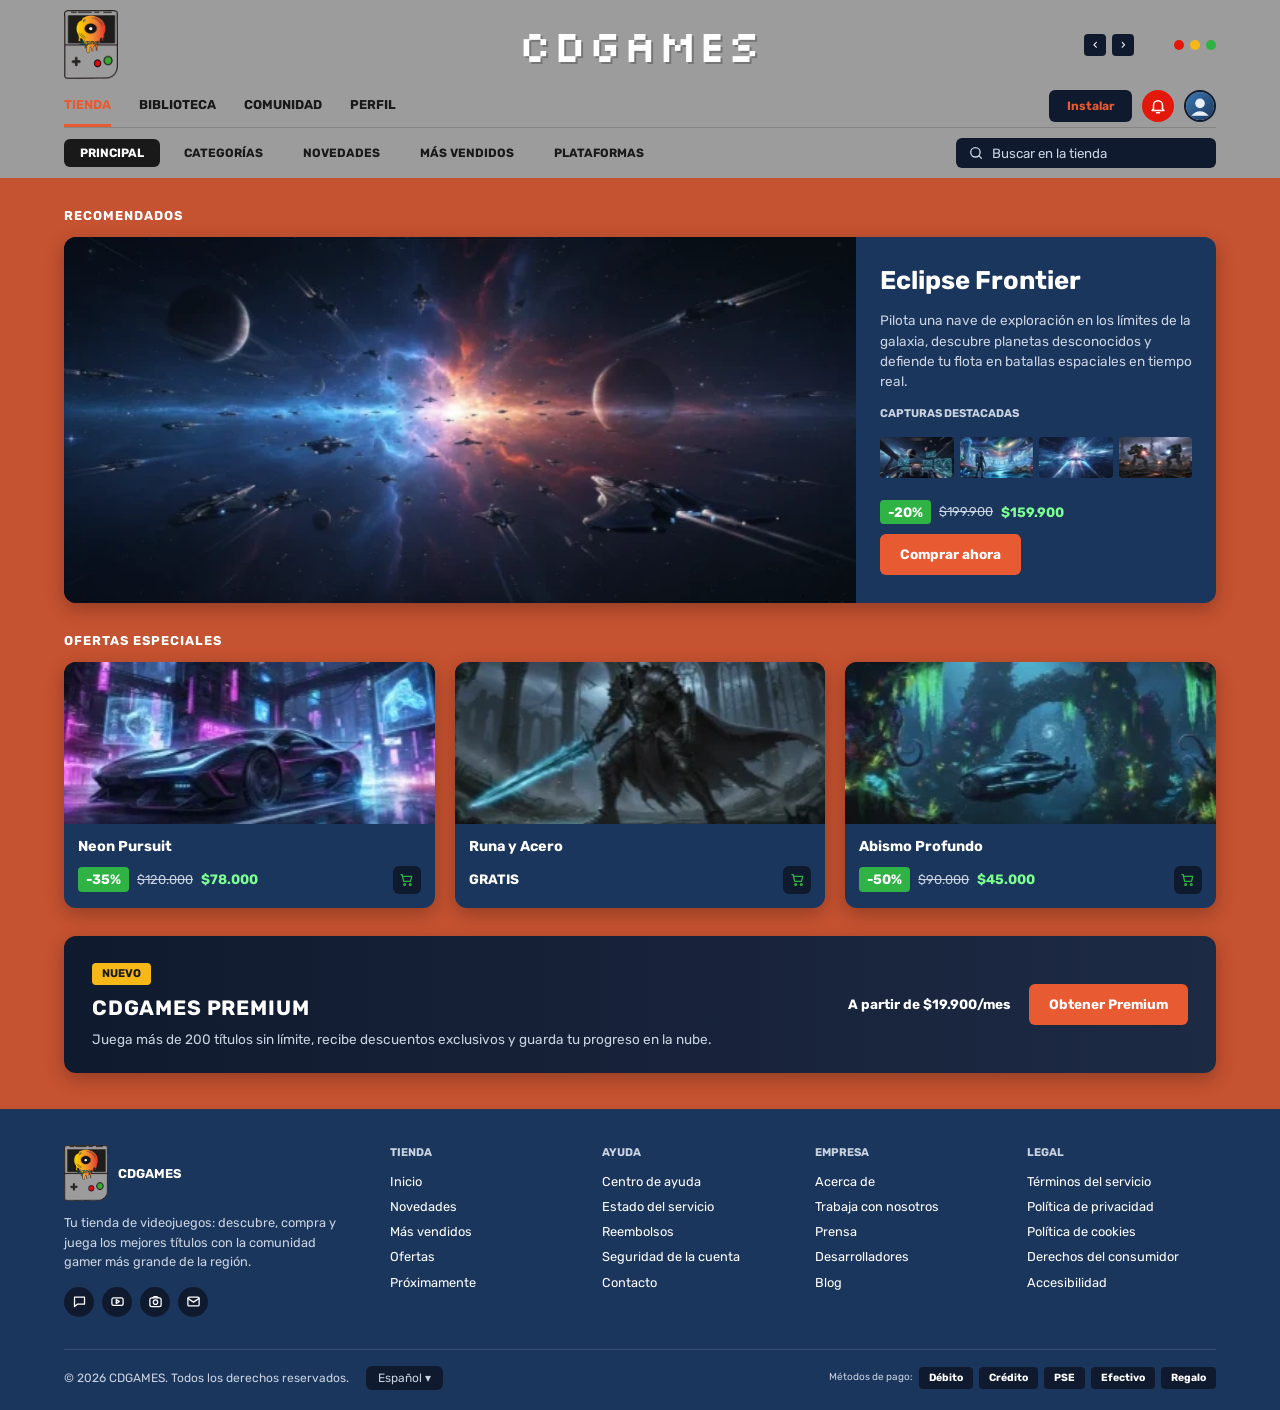
<file: index.html>
<!DOCTYPE html>
<html lang="es">
<head>
  <meta charset="UTF-8">
  <!-- Esta línea hace que la página se adapte al ancho del celular -->
  <meta name="viewport" content="width=device-width, initial-scale=1.0">
  <title>CDGAMES | Tienda</title>
  <meta name="description" content="CDGAMES: tienda de videojuegos con ofertas, novedades y suscripción Premium.">
  <link rel="icon" href="img/logo-cdgames-peq.png">
  <link rel="stylesheet" href="css/estilos.css">
</head>
<body>

  <!-- ============ ENCABEZADO ============ -->
  <header class="encabezado">
    <div class="contenedor">
      <div class="encabezado-superior">
        <a class="logo" href="index.html" title="Ir al inicio">
          <img src="img/logo-cdgames-peq.png" alt="Logo de CD Games: consola portátil con un disco que se derrite">
        </a>
        <p class="marca">CDGAMES</p>
        <div class="controles" aria-hidden="true">
          <div class="flechas"><span>&lsaquo;</span><span>&rsaquo;</span></div>
          <div class="puntos"><span></span><span></span><span></span></div>
        </div>
      </div>

      <nav class="barra-menu" aria-label="Menú principal">
        <ul class="menu">
          <li><a class="activo" href="index.html">Tienda</a></li>
          <li><a href="biblioteca.html">Biblioteca</a></li>
          <li><a href="#comunidad">Comunidad</a></li>
          <li><a href="#perfil">Perfil</a></li>
        </ul>
        <div class="usuario">
          <a class="boton boton-oscuro" href="#instalar">Instalar</a>
          <span class="notificacion" title="Notificaciones">
            <svg class="icono" viewBox="0 0 24 24"><path d="M6 16v-5a6 6 0 0 1 12 0v5l2 2H4z"/><path d="M10 21h4"/></svg>
          </span>
          <img class="avatar" src="img/avatar.svg" alt="Foto de perfil">
        </div>
      </nav>

      <div class="submenu">
        <ul>
          <li><a class="activo" href="index.html">Principal</a></li>
          <li><a href="#categorias">Categorías</a></li>
          <li><a href="#novedades">Novedades</a></li>
          <li><a href="#ofertas">Más vendidos</a></li>
          <li><a href="#plataformas">Plataformas</a></li>
        </ul>
        <form class="buscador" role="search">
          <svg class="icono" viewBox="0 0 24 24"><circle cx="11" cy="11" r="7"/><path d="m20 20-3.5-3.5"/></svg>
          <input type="search" placeholder="Buscar en la tienda" aria-label="Buscar en la tienda">
        </form>
      </div>
    </div>
  </header>

  <!-- ============ CONTENIDO PRINCIPAL ============ -->
  <main class="contenedor">

    <!-- Juego recomendado -->
    <section>
      <h2 class="etiqueta-seccion">Recomendados</h2>
      <article class="destacado tarjeta">
        <img src="img/eclipse-portada.webp" alt="Naves espaciales frente a una explosión de luz azul y naranja">
        <div class="destacado-info">
          <h1>Eclipse Frontier</h1>
          <p>Pilota una nave de exploración en los límites de la galaxia, descubre planetas desconocidos y defiende tu flota en batallas espaciales en tiempo real.</p>
          <h2>Capturas destacadas</h2>
          <div class="capturas">
            <img src="img/cap-cabina.webp" alt="Cabina de la nave">
            <img src="img/cap-nebulosa.webp" alt="Nebulosa de colores">
            <img src="img/cap-salto.webp" alt="Salto a la velocidad de la luz">
            <img src="img/cap-mechas.webp" alt="Robots de combate">
          </div>
          <div class="compra">
            <div class="precio">
              <span class="descuento">-20%</span>
              <del>$199.900</del>
              <strong>$159.900</strong>
            </div>
            <a class="boton boton-naranja" href="juego.html">Comprar ahora</a>
          </div>
        </div>
      </article>
    </section>

    <!-- Ofertas -->
    <section id="ofertas">
      <h2 class="etiqueta-seccion">Ofertas especiales</h2>
      <div class="ofertas">
        <article class="juego tarjeta">
          <a href="juego.html"><img src="img/neon-pursuit.webp" alt="Auto deportivo en una ciudad con luces de neón"></a>
          <div class="juego-info">
            <h3>Neon Pursuit</h3>
            <div class="juego-pie">
              <div class="precio"><span class="descuento">-35%</span><del>$120.000</del><strong>$78.000</strong></div>
              <a class="carrito" href="juego.html" title="Agregar al carrito">
                <svg class="icono" viewBox="0 0 24 24"><path d="M3 4h2l2.4 11h11l2-8H6.5"/><circle cx="9" cy="20" r="1.5"/><circle cx="18" cy="20" r="1.5"/></svg>
              </a>
            </div>
          </div>
        </article>

        <article class="juego tarjeta">
          <a href="juego.html"><img src="img/runa-acero.webp" alt="Caballero con espada brillante en un bosque oscuro"></a>
          <div class="juego-info">
            <h3>Runa y Acero</h3>
            <div class="juego-pie">
              <span class="gratis">GRATIS</span>
              <a class="carrito" href="juego.html" title="Agregar al carrito">
                <svg class="icono" viewBox="0 0 24 24"><path d="M3 4h2l2.4 11h11l2-8H6.5"/><circle cx="9" cy="20" r="1.5"/><circle cx="18" cy="20" r="1.5"/></svg>
              </a>
            </div>
          </div>
        </article>

        <article class="juego tarjeta">
          <a href="juego.html"><img src="img/abismo-profundo.webp" alt="Submarino explorando una cueva submarina con luces verdes"></a>
          <div class="juego-info">
            <h3>Abismo Profundo</h3>
            <div class="juego-pie">
              <div class="precio"><span class="descuento">-50%</span><del>$90.000</del><strong>$45.000</strong></div>
              <a class="carrito" href="juego.html" title="Agregar al carrito">
                <svg class="icono" viewBox="0 0 24 24"><path d="M3 4h2l2.4 11h11l2-8H6.5"/><circle cx="9" cy="20" r="1.5"/><circle cx="18" cy="20" r="1.5"/></svg>
              </a>
            </div>
          </div>
        </article>
      </div>
    </section>

    <!-- Suscripción Premium -->
    <section class="premium">
      <div>
        <span class="insignia">Nuevo</span>
        <h2>CDGAMES PREMIUM</h2>
        <p>Juega más de 200 títulos sin límite, recibe descuentos exclusivos y guarda tu progreso en la nube.</p>
      </div>
      <div class="premium-precio">
        <span>A partir de $19.900/mes</span>
        <a class="boton boton-naranja" href="#premium">Obtener Premium</a>
      </div>
    </section>

  </main>

  <!-- ============ PIE DE PÁGINA ============ -->
  <footer class="pie">
    <div class="contenedor">
      <div class="pie-columnas">
        <div>
          <div class="pie-marca">
            <img src="img/logo-cdgames-peq.png" alt="Logo de CD Games">
            <span>CDGAMES</span>
          </div>
          <p>Tu tienda de videojuegos: descubre, compra y juega los mejores títulos con la comunidad gamer más grande de la región.</p>
          <div class="redes">
            <a href="#comunidad" title="Chat de la comunidad"><svg class="icono" viewBox="0 0 24 24"><path d="M4 5h16v11H9l-5 4z"/></svg></a>
            <a href="#videos" title="Videos"><svg class="icono" viewBox="0 0 24 24"><rect x="3" y="6" width="18" height="12" rx="3"/><path d="m10 9 5 3-5 3z"/></svg></a>
            <a href="#fotos" title="Fotos"><svg class="icono" viewBox="0 0 24 24"><rect x="3" y="6" width="18" height="14" rx="3"/><circle cx="12" cy="13" r="3.5"/><path d="M8 6l2-2h4l2 2"/></svg></a>
            <a href="#correo" title="Correo"><svg class="icono" viewBox="0 0 24 24"><rect x="3" y="5" width="18" height="14" rx="2"/><path d="m3 7 9 6 9-6"/></svg></a>
          </div>
        </div>
        <div>
          <h3>Tienda</h3>
          <ul>
            <li><a href="index.html">Inicio</a></li>
            <li><a href="#novedades">Novedades</a></li>
            <li><a href="#ofertas">Más vendidos</a></li>
            <li><a href="#ofertas">Ofertas</a></li>
            <li><a href="#proximamente">Próximamente</a></li>
          </ul>
        </div>
        <div>
          <h3>Ayuda</h3>
          <ul>
            <li><a href="#ayuda">Centro de ayuda</a></li>
            <li><a href="#estado">Estado del servicio</a></li>
            <li><a href="#reembolsos">Reembolsos</a></li>
            <li><a href="#seguridad">Seguridad de la cuenta</a></li>
            <li><a href="#contacto">Contacto</a></li>
          </ul>
        </div>
        <div>
          <h3>Empresa</h3>
          <ul>
            <li><a href="#acerca">Acerca de</a></li>
            <li><a href="#empleo">Trabaja con nosotros</a></li>
            <li><a href="#prensa">Prensa</a></li>
            <li><a href="#desarrolladores">Desarrolladores</a></li>
            <li><a href="#blog">Blog</a></li>
          </ul>
        </div>
        <div>
          <h3>Legal</h3>
          <ul>
            <li><a href="#terminos">Términos del servicio</a></li>
            <li><a href="#privacidad">Política de privacidad</a></li>
            <li><a href="#cookies">Política de cookies</a></li>
            <li><a href="#consumidor">Derechos del consumidor</a></li>
            <li><a href="#accesibilidad">Accesibilidad</a></li>
          </ul>
        </div>
      </div>
      <div class="pie-inferior">
        <p>© 2026 CDGAMES. Todos los derechos reservados. <span class="idioma">Español ▾</span></p>
        <div class="pagos">
          <small>Métodos de pago:</small>
          <span>Débito</span><span>Crédito</span><span>PSE</span><span>Efectivo</span><span>Regalo</span>
        </div>
      </div>
    </div>
  </footer>

</body>
</html>
</file>
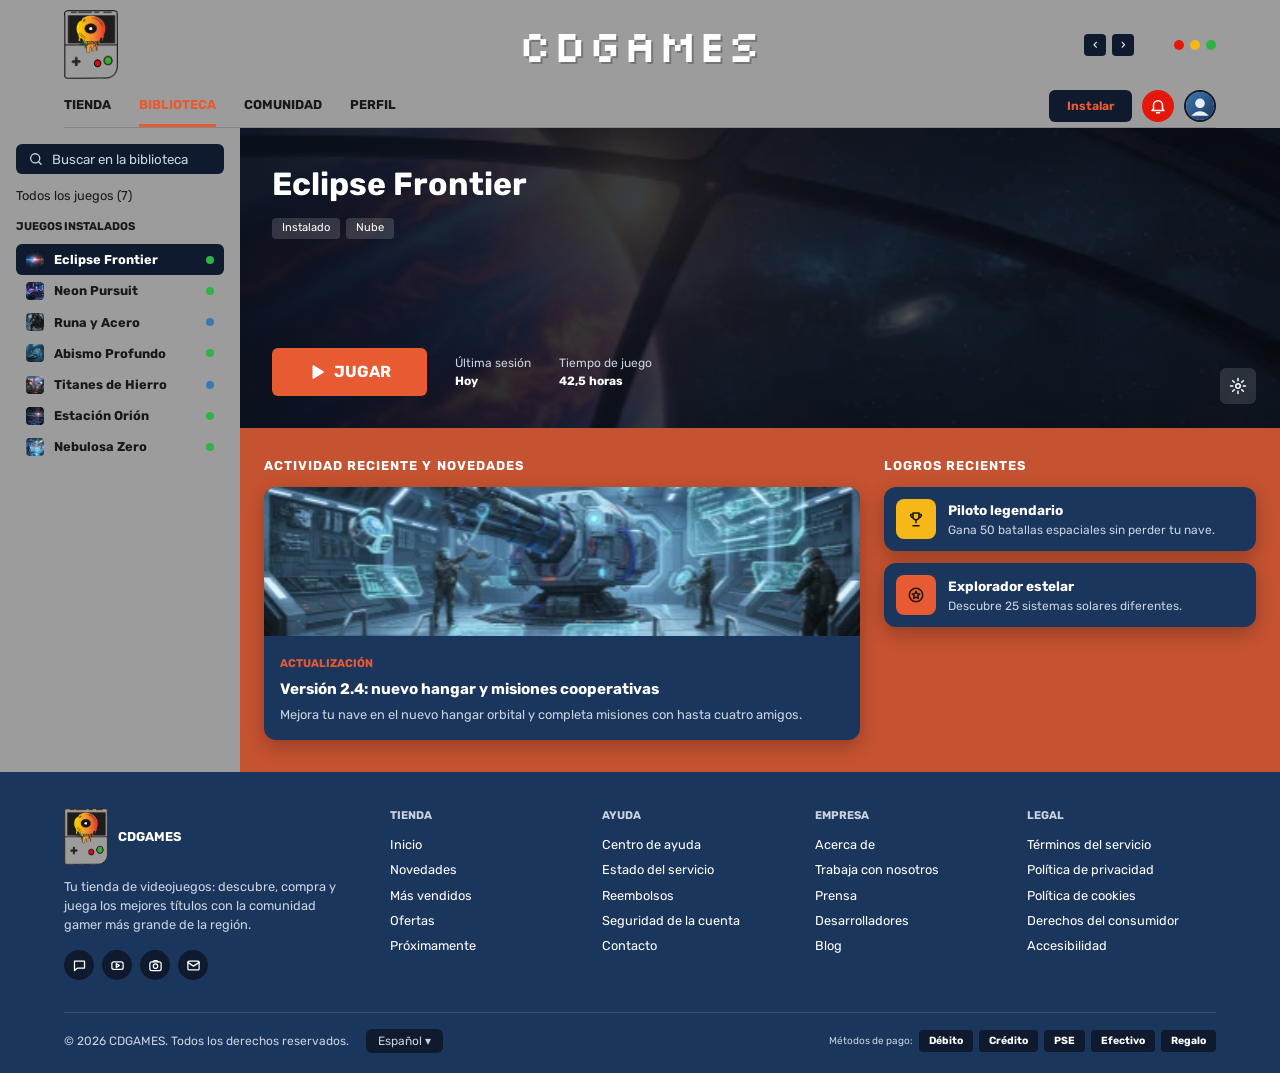
<file: biblioteca.html>
<!DOCTYPE html>
<html lang="es">
<head>
  <meta charset="UTF-8">
  <!-- Esta línea hace que la página se adapte al ancho del celular -->
  <meta name="viewport" content="width=device-width, initial-scale=1.0">
  <title>CDGAMES | Biblioteca</title>
  <meta name="description" content="Tu biblioteca de juegos en CDGAMES.">
  <link rel="icon" href="img/logo-cdgames-peq.png">
  <link rel="stylesheet" href="css/estilos.css">
</head>
<body>

  <!-- ============ ENCABEZADO ============ -->
  <header class="encabezado">
    <div class="contenedor">
      <div class="encabezado-superior">
        <a class="logo" href="index.html" title="Ir al inicio">
          <img src="img/logo-cdgames-peq.png" alt="Logo de CD Games: consola portátil con un disco que se derrite">
        </a>
        <p class="marca">CDGAMES</p>
        <div class="controles" aria-hidden="true">
          <div class="flechas"><span>&lsaquo;</span><span>&rsaquo;</span></div>
          <div class="puntos"><span></span><span></span><span></span></div>
        </div>
      </div>

      <nav class="barra-menu" aria-label="Menú principal">
        <ul class="menu">
          <li><a href="index.html">Tienda</a></li>
          <li><a class="activo" href="biblioteca.html">Biblioteca</a></li>
          <li><a href="#comunidad">Comunidad</a></li>
          <li><a href="#perfil">Perfil</a></li>
        </ul>
        <div class="usuario">
          <a class="boton boton-oscuro" href="#instalar">Instalar</a>
          <span class="notificacion" title="Notificaciones">
            <svg class="icono" viewBox="0 0 24 24"><path d="M6 16v-5a6 6 0 0 1 12 0v5l2 2H4z"/><path d="M10 21h4"/></svg>
          </span>
          <img class="avatar" src="img/avatar.svg" alt="Foto de perfil">
        </div>
      </nav>

    </div>
  </header>

  <!-- ============ CONTENIDO PRINCIPAL ============ -->
  <main class="biblioteca">

    <!-- Menú lateral con los juegos del usuario -->
    <aside class="barra-lateral">
      <form class="buscador" role="search">
        <svg class="icono" viewBox="0 0 24 24"><circle cx="11" cy="11" r="7"/><path d="m20 20-3.5-3.5"/></svg>
        <input type="search" placeholder="Buscar en la biblioteca" aria-label="Buscar en la biblioteca">
      </form>
      <p class="filtro">Todos los juegos (7)</p>
      <h2>Juegos instalados</h2>
      <ul class="lista-juegos">
        <li><a class="activo" href="biblioteca.html"><img class="miniatura" src="img/eclipse-portada.webp" alt="">Eclipse Frontier<span class="estado"></span></a></li>
        <li><a href="juego.html"><img class="miniatura" src="img/neon-pursuit.webp" alt="">Neon Pursuit<span class="estado"></span></a></li>
        <li><a href="juego.html"><img class="miniatura" src="img/runa-acero.webp" alt="">Runa y Acero<span class="estado actualizar"></span></a></li>
        <li><a href="juego.html"><img class="miniatura" src="img/abismo-profundo.webp" alt="">Abismo Profundo<span class="estado"></span></a></li>
        <li><a href="juego.html"><img class="miniatura" src="img/cap-mechas.webp" alt="">Titanes de Hierro<span class="estado actualizar"></span></a></li>
        <li><a href="juego.html"><img class="miniatura" src="img/cap-estacion.webp" alt="">Estación Orión<span class="estado"></span></a></li>
        <li><a href="juego.html"><img class="miniatura" src="img/cap-nebulosa.webp" alt="">Nebulosa Zero<span class="estado"></span></a></li>
      </ul>
    </aside>

    <div>
      <!-- Portada del juego seleccionado -->
      <section class="portada-juego">
        <div>
          <h1>Eclipse Frontier</h1>
          <ul class="etiquetas">
            <li>Instalado</li>
            <li>Nube</li>
          </ul>
        </div>
        <div class="jugar">
          <a class="boton boton-naranja" href="juego.html">
            <svg class="icono" viewBox="0 0 24 24"><path d="M7 4l13 8-13 8z" fill="currentColor"/></svg>
            JUGAR
          </a>
          <p class="estadistica">Última sesión <strong>Hoy</strong></p>
          <p class="estadistica">Tiempo de juego <strong>42,5 horas</strong></p>
        </div>
        <span class="ajustes" title="Ajustes">
          <svg class="icono" viewBox="0 0 24 24"><circle cx="12" cy="12" r="3"/><path d="M12 2v3M12 19v3M2 12h3M19 12h3M4.9 4.9 7 7M17 17l2.1 2.1M4.9 19.1 7 17M17 7l2.1-2.1"/></svg>
        </span>
      </section>

      <!-- Actividad y logros -->
      <div class="biblioteca-contenido">
        <section>
          <h2 class="etiqueta-seccion">Actividad reciente y novedades</h2>
          <article class="noticia tarjeta">
            <img src="img/noticia-hangar.webp" alt="Tripulación en el hangar de una estación espacial">
            <div class="noticia-texto">
              <span>Actualización</span>
              <h3>Versión 2.4: nuevo hangar y misiones cooperativas</h3>
              <p>Mejora tu nave en el nuevo hangar orbital y completa misiones con hasta cuatro amigos.</p>
            </div>
          </article>
        </section>

        <section>
          <h2 class="etiqueta-seccion">Logros recientes</h2>
          <div class="logros">
            <article class="logro tarjeta">
              <span class="logro-icono" style="background-color: var(--amarillo);">
                <svg class="icono" viewBox="0 0 24 24"><path d="M8 4h8v5a4 4 0 0 1-8 0z"/><path d="M12 13v4M8 21h8M16 6h3a3 3 0 0 1-3 4M8 6H5a3 3 0 0 0 3 4"/></svg>
              </span>
              <div>
                <h3>Piloto legendario</h3>
                <p>Gana 50 batallas espaciales sin perder tu nave.</p>
              </div>
            </article>
            <article class="logro tarjeta">
              <span class="logro-icono" style="background-color: var(--naranja);">
                <svg class="icono" viewBox="0 0 24 24"><circle cx="12" cy="12" r="9"/><path d="m12 7 1.5 3.2 3.5.4-2.6 2.4.7 3.5L12 14.8l-3.1 1.7.7-3.5L7 10.6l3.5-.4z"/></svg>
              </span>
              <div>
                <h3>Explorador estelar</h3>
                <p>Descubre 25 sistemas solares diferentes.</p>
              </div>
            </article>
          </div>
        </section>
      </div>
    </div>
  </main>

  <!-- ============ PIE DE PÁGINA ============ -->
  <footer class="pie">
    <div class="contenedor">
      <div class="pie-columnas">
        <div>
          <div class="pie-marca">
            <img src="img/logo-cdgames-peq.png" alt="Logo de CD Games">
            <span>CDGAMES</span>
          </div>
          <p>Tu tienda de videojuegos: descubre, compra y juega los mejores títulos con la comunidad gamer más grande de la región.</p>
          <div class="redes">
            <a href="#comunidad" title="Chat de la comunidad"><svg class="icono" viewBox="0 0 24 24"><path d="M4 5h16v11H9l-5 4z"/></svg></a>
            <a href="#videos" title="Videos"><svg class="icono" viewBox="0 0 24 24"><rect x="3" y="6" width="18" height="12" rx="3"/><path d="m10 9 5 3-5 3z"/></svg></a>
            <a href="#fotos" title="Fotos"><svg class="icono" viewBox="0 0 24 24"><rect x="3" y="6" width="18" height="14" rx="3"/><circle cx="12" cy="13" r="3.5"/><path d="M8 6l2-2h4l2 2"/></svg></a>
            <a href="#correo" title="Correo"><svg class="icono" viewBox="0 0 24 24"><rect x="3" y="5" width="18" height="14" rx="2"/><path d="m3 7 9 6 9-6"/></svg></a>
          </div>
        </div>
        <div>
          <h3>Tienda</h3>
          <ul>
            <li><a href="index.html">Inicio</a></li>
            <li><a href="#novedades">Novedades</a></li>
            <li><a href="#ofertas">Más vendidos</a></li>
            <li><a href="#ofertas">Ofertas</a></li>
            <li><a href="#proximamente">Próximamente</a></li>
          </ul>
        </div>
        <div>
          <h3>Ayuda</h3>
          <ul>
            <li><a href="#ayuda">Centro de ayuda</a></li>
            <li><a href="#estado">Estado del servicio</a></li>
            <li><a href="#reembolsos">Reembolsos</a></li>
            <li><a href="#seguridad">Seguridad de la cuenta</a></li>
            <li><a href="#contacto">Contacto</a></li>
          </ul>
        </div>
        <div>
          <h3>Empresa</h3>
          <ul>
            <li><a href="#acerca">Acerca de</a></li>
            <li><a href="#empleo">Trabaja con nosotros</a></li>
            <li><a href="#prensa">Prensa</a></li>
            <li><a href="#desarrolladores">Desarrolladores</a></li>
            <li><a href="#blog">Blog</a></li>
          </ul>
        </div>
        <div>
          <h3>Legal</h3>
          <ul>
            <li><a href="#terminos">Términos del servicio</a></li>
            <li><a href="#privacidad">Política de privacidad</a></li>
            <li><a href="#cookies">Política de cookies</a></li>
            <li><a href="#consumidor">Derechos del consumidor</a></li>
            <li><a href="#accesibilidad">Accesibilidad</a></li>
          </ul>
        </div>
      </div>
      <div class="pie-inferior">
        <p>© 2026 CDGAMES. Todos los derechos reservados. <span class="idioma">Español ▾</span></p>
        <div class="pagos">
          <small>Métodos de pago:</small>
          <span>Débito</span><span>Crédito</span><span>PSE</span><span>Efectivo</span><span>Regalo</span>
        </div>
      </div>
    </div>
  </footer>

</body>
</html>
</file>
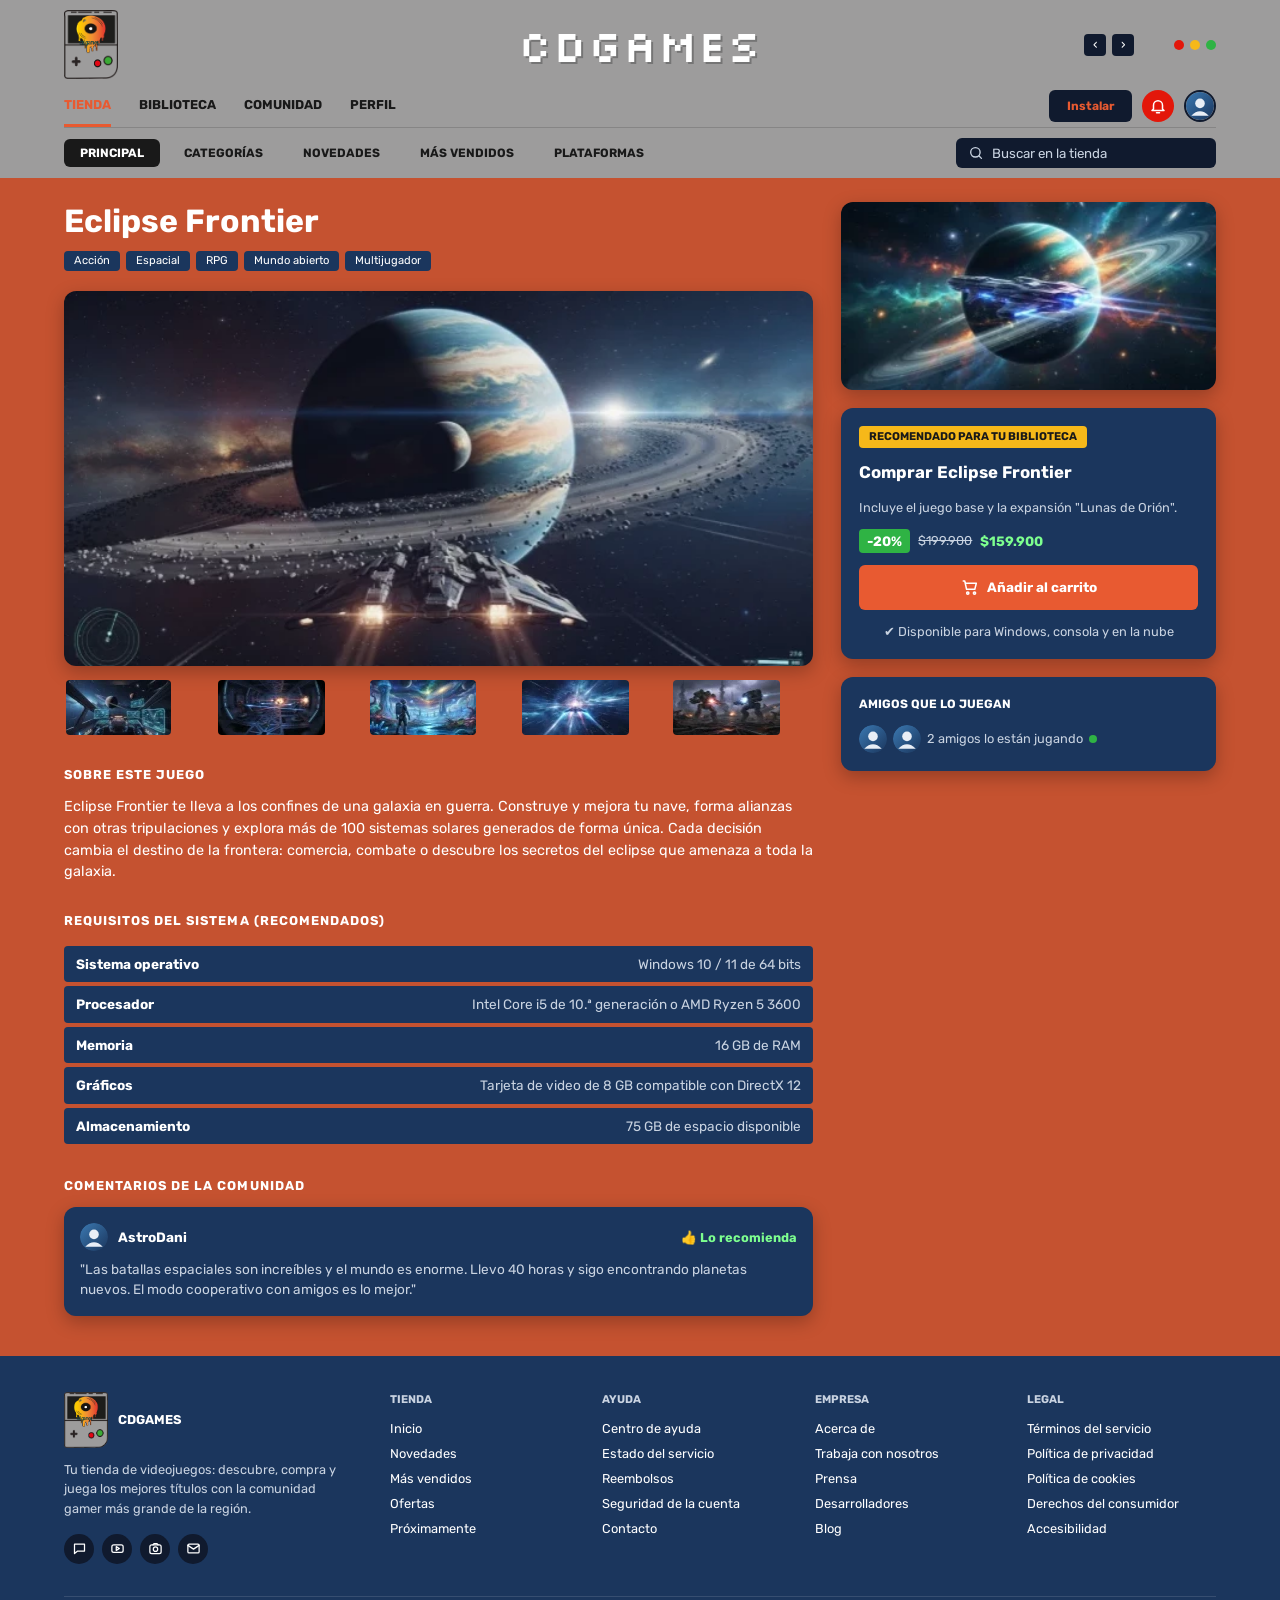
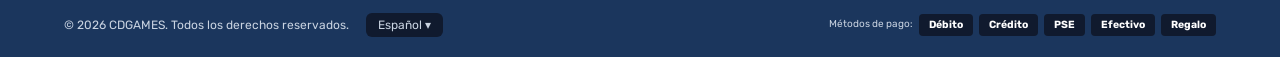
<file: juego.html>
<!DOCTYPE html>
<html lang="es">
<head>
  <meta charset="UTF-8">
  <!-- Esta línea hace que la página se adapte al ancho del celular -->
  <meta name="viewport" content="width=device-width, initial-scale=1.0">
  <title>CDGAMES | Eclipse Frontier</title>
  <meta name="description" content="Eclipse Frontier en CDGAMES: aventura espacial de acción y exploración.">
  <link rel="icon" href="img/logo-cdgames-peq.png">
  <link rel="stylesheet" href="css/estilos.css">
</head>
<body>

  <!-- ============ ENCABEZADO ============ -->
  <header class="encabezado">
    <div class="contenedor">
      <div class="encabezado-superior">
        <a class="logo" href="index.html" title="Ir al inicio">
          <img src="img/logo-cdgames-peq.png" alt="Logo de CD Games: consola portátil con un disco que se derrite">
        </a>
        <p class="marca">CDGAMES</p>
        <div class="controles" aria-hidden="true">
          <div class="flechas"><span>&lsaquo;</span><span>&rsaquo;</span></div>
          <div class="puntos"><span></span><span></span><span></span></div>
        </div>
      </div>

      <nav class="barra-menu" aria-label="Menú principal">
        <ul class="menu">
          <li><a class="activo" href="index.html">Tienda</a></li>
          <li><a href="biblioteca.html">Biblioteca</a></li>
          <li><a href="#comunidad">Comunidad</a></li>
          <li><a href="#perfil">Perfil</a></li>
        </ul>
        <div class="usuario">
          <a class="boton boton-oscuro" href="#instalar">Instalar</a>
          <span class="notificacion" title="Notificaciones">
            <svg class="icono" viewBox="0 0 24 24"><path d="M6 16v-5a6 6 0 0 1 12 0v5l2 2H4z"/><path d="M10 21h4"/></svg>
          </span>
          <img class="avatar" src="img/avatar.svg" alt="Foto de perfil">
        </div>
      </nav>

      <div class="submenu">
        <ul>
          <li><a class="activo" href="index.html">Principal</a></li>
          <li><a href="#categorias">Categorías</a></li>
          <li><a href="#novedades">Novedades</a></li>
          <li><a href="#ofertas">Más vendidos</a></li>
          <li><a href="#plataformas">Plataformas</a></li>
        </ul>
        <form class="buscador" role="search">
          <svg class="icono" viewBox="0 0 24 24"><circle cx="11" cy="11" r="7"/><path d="m20 20-3.5-3.5"/></svg>
          <input type="search" placeholder="Buscar en la tienda" aria-label="Buscar en la tienda">
        </form>
      </div>
    </div>
  </header>

  <!-- ============ CONTENIDO PRINCIPAL ============ -->
  <main class="contenedor detalle">

    <!-- Columna izquierda: información del juego -->
    <div>
      <h1>Eclipse Frontier</h1>
      <ul class="etiquetas">
        <li>Acción</li>
        <li>Espacial</li>
        <li>RPG</li>
        <li>Mundo abierto</li>
        <li>Multijugador</li>
      </ul>

      <img class="imagen-principal" src="img/eclipse-planeta.webp" alt="Nave espacial acercándose a un planeta con anillos">

      <div class="galeria">
        <img src="img/cap-cabina.webp" alt="Captura: cabina de la nave">
        <img src="img/cap-estacion.webp" alt="Captura: estación espacial">
        <img src="img/cap-nebulosa.webp" alt="Captura: nebulosa">
        <img src="img/cap-salto.webp" alt="Captura: salto hiperespacial">
        <img src="img/cap-mechas.webp" alt="Captura: robots de combate">
      </div>

      <h2 class="etiqueta-seccion">Sobre este juego</h2>
      <p class="texto-juego">Eclipse Frontier te lleva a los confines de una galaxia en guerra. Construye y mejora tu nave, forma alianzas con otras tripulaciones y explora más de 100 sistemas solares generados de forma única. Cada decisión cambia el destino de la frontera: comercia, combate o descubre los secretos del eclipse que amenaza a toda la galaxia.</p>

      <h2 class="etiqueta-seccion">Requisitos del sistema (recomendados)</h2>
      <table class="requisitos">
        <tr><th>Sistema operativo</th><td>Windows 10 / 11 de 64 bits</td></tr>
        <tr><th>Procesador</th><td>Intel Core i5 de 10.ª generación o AMD Ryzen 5 3600</td></tr>
        <tr><th>Memoria</th><td>16 GB de RAM</td></tr>
        <tr><th>Gráficos</th><td>Tarjeta de video de 8 GB compatible con DirectX 12</td></tr>
        <tr><th>Almacenamiento</th><td>75 GB de espacio disponible</td></tr>
      </table>

      <h2 class="etiqueta-seccion">Comentarios de la comunidad</h2>
      <article class="comentario tarjeta">
        <div class="comentario-cabecera">
          <div class="autor">
            <img src="img/avatar.svg" alt="Foto de perfil de AstroDani">
            <span>AstroDani</span>
          </div>
          <span class="recomendado">👍 Lo recomienda</span>
        </div>
        <p>"Las batallas espaciales son increíbles y el mundo es enorme. Llevo 40 horas y sigo encontrando planetas nuevos. El modo cooperativo con amigos es lo mejor."</p>
      </article>
    </div>

    <!-- Columna derecha: compra -->
    <aside class="lateral">
      <img src="img/eclipse-estelas.webp" alt="Planeta rodeado de estelas de luz de colores">

      <div class="panel tarjeta">
        <span class="insignia">Recomendado para tu biblioteca</span>
        <h2>Comprar Eclipse Frontier</h2>
        <p>Incluye el juego base y la expansión "Lunas de Orión".</p>
        <div class="precio">
          <span class="descuento">-20%</span>
          <del>$199.900</del>
          <strong>$159.900</strong>
        </div>
        <a class="boton boton-naranja" href="biblioteca.html">
          <svg class="icono" viewBox="0 0 24 24"><path d="M3 4h2l2.4 11h11l2-8H6.5"/><circle cx="9" cy="20" r="1.5"/><circle cx="18" cy="20" r="1.5"/></svg>
          Añadir al carrito
        </a>
        <p class="disponible">✔ Disponible para Windows, consola y en la nube</p>
      </div>

      <div class="panel tarjeta">
        <h3>Amigos que lo juegan</h3>
        <div class="amigos">
          <img src="img/avatar.svg" alt="Amigo 1">
          <img src="img/avatar.svg" alt="Amigo 2">
          <span>2 amigos lo están jugando</span>
          <span class="en-linea" title="En línea"></span>
        </div>
      </div>
    </aside>

  </main>

  <!-- ============ PIE DE PÁGINA ============ -->
  <footer class="pie">
    <div class="contenedor">
      <div class="pie-columnas">
        <div>
          <div class="pie-marca">
            <img src="img/logo-cdgames-peq.png" alt="Logo de CD Games">
            <span>CDGAMES</span>
          </div>
          <p>Tu tienda de videojuegos: descubre, compra y juega los mejores títulos con la comunidad gamer más grande de la región.</p>
          <div class="redes">
            <a href="#comunidad" title="Chat de la comunidad"><svg class="icono" viewBox="0 0 24 24"><path d="M4 5h16v11H9l-5 4z"/></svg></a>
            <a href="#videos" title="Videos"><svg class="icono" viewBox="0 0 24 24"><rect x="3" y="6" width="18" height="12" rx="3"/><path d="m10 9 5 3-5 3z"/></svg></a>
            <a href="#fotos" title="Fotos"><svg class="icono" viewBox="0 0 24 24"><rect x="3" y="6" width="18" height="14" rx="3"/><circle cx="12" cy="13" r="3.5"/><path d="M8 6l2-2h4l2 2"/></svg></a>
            <a href="#correo" title="Correo"><svg class="icono" viewBox="0 0 24 24"><rect x="3" y="5" width="18" height="14" rx="2"/><path d="m3 7 9 6 9-6"/></svg></a>
          </div>
        </div>
        <div>
          <h3>Tienda</h3>
          <ul>
            <li><a href="index.html">Inicio</a></li>
            <li><a href="#novedades">Novedades</a></li>
            <li><a href="#ofertas">Más vendidos</a></li>
            <li><a href="#ofertas">Ofertas</a></li>
            <li><a href="#proximamente">Próximamente</a></li>
          </ul>
        </div>
        <div>
          <h3>Ayuda</h3>
          <ul>
            <li><a href="#ayuda">Centro de ayuda</a></li>
            <li><a href="#estado">Estado del servicio</a></li>
            <li><a href="#reembolsos">Reembolsos</a></li>
            <li><a href="#seguridad">Seguridad de la cuenta</a></li>
            <li><a href="#contacto">Contacto</a></li>
          </ul>
        </div>
        <div>
          <h3>Empresa</h3>
          <ul>
            <li><a href="#acerca">Acerca de</a></li>
            <li><a href="#empleo">Trabaja con nosotros</a></li>
            <li><a href="#prensa">Prensa</a></li>
            <li><a href="#desarrolladores">Desarrolladores</a></li>
            <li><a href="#blog">Blog</a></li>
          </ul>
        </div>
        <div>
          <h3>Legal</h3>
          <ul>
            <li><a href="#terminos">Términos del servicio</a></li>
            <li><a href="#privacidad">Política de privacidad</a></li>
            <li><a href="#cookies">Política de cookies</a></li>
            <li><a href="#consumidor">Derechos del consumidor</a></li>
            <li><a href="#accesibilidad">Accesibilidad</a></li>
          </ul>
        </div>
      </div>
      <div class="pie-inferior">
        <p>© 2026 CDGAMES. Todos los derechos reservados. <span class="idioma">Español ▾</span></p>
        <div class="pagos">
          <small>Métodos de pago:</small>
          <span>Débito</span><span>Crédito</span><span>PSE</span><span>Efectivo</span><span>Regalo</span>
        </div>
      </div>
    </div>
  </footer>

</body>
</html>
</file>
<file: css/estilos.css>
/* =====================================================================
   CDGAMES – Hoja de estilos
   Un solo archivo CSS para las tres páginas (index, juego y biblioteca).
   Orden: 1) variables  2) base  3) encabezado  4) contenido de cada página
          5) pie de página  6) diseño adaptable (responsive)
   ===================================================================== */

/* ---------- 0. TIPOGRAFÍAS (incluidas en la carpeta fuentes, funcionan sin internet) ---------- */
@font-face {
  font-family: 'Silkscreen';
  src: url('../fuentes/Silkscreen-400.woff2') format('woff2');
  font-weight: 400;
  font-display: swap;
}

@font-face {
  font-family: 'Rubik';
  src: url('../fuentes/Rubik-400.woff2') format('woff2');
  font-weight: 400;
  font-display: swap;
}

@font-face {
  font-family: 'Rubik';
  src: url('../fuentes/Rubik-500.woff2') format('woff2');
  font-weight: 500;
  font-display: swap;
}

@font-face {
  font-family: 'Rubik';
  src: url('../fuentes/Rubik-700.woff2') format('woff2');
  font-weight: 700;
  font-display: swap;
}

/* ---------- 1. VARIABLES: la paleta de colores en un solo lugar ---------- */
:root {
  --azul: #1b365d;          /* azul marino: tarjetas y pie de página */
  --azul-claro: #3b79b2;    /* azul de apoyo: detalles y bordes */
  --azul-noche: #101a2e;    /* azul casi negro: botones oscuros y banner premium */
  --naranja-fondo: #c55230; /* naranja quemado: fondo del contenido */
  --naranja: #e85a31;       /* naranja vivo: botones y elemento activo */
  --gris: #9d9c9c;          /* gris del cuerpo de la consola del logo: encabezado */
  --negro: #191919;         /* negro de la pantalla del logo */
  --amarillo: #f6b819;      /* amarillo del disco del logo: etiquetas */
  --rojo: #e3170a;          /* rojo del botón de la consola */
  --verde: #2fb344;         /* verde del botón de la consola: descuentos y "en línea" */
  --blanco: #ffffff;
  --texto-suave: #c9d3e1;   /* texto secundario sobre azul */

  --radio: 12px;            /* esquinas redondeadas de las tarjetas */
  --sombra: 0 6px 18px rgba(0, 0, 0, 0.25);
  --fuente: 'Rubik', 'Segoe UI', Arial, sans-serif;
  --fuente-pixel: 'Silkscreen', 'Courier New', monospace;
}

/* ---------- 2. BASE ---------- */
* {
  box-sizing: border-box;   /* el ancho incluye el relleno y el borde */
  margin: 0;
  padding: 0;
}

body {
  font-family: var(--fuente);
  color: var(--blanco);
  background-color: var(--naranja-fondo);
  line-height: 1.5;
}

img {
  display: block;
  max-width: 100%;          /* las imágenes nunca se salen de su contenedor */
}

a {
  color: inherit;
  text-decoration: none;
}

ul {
  list-style: none;
}

/* Contenedor: centra el contenido y limita su ancho en pantallas grandes */
.contenedor {
  width: 100%;
  max-width: 1200px;
  margin: 0 auto;
  padding: 0 24px;
}

/* Títulos pequeños en mayúsculas ("RECOMENDADOS", "OFERTAS ESPECIALES"...) */
.etiqueta-seccion {
  font-size: 0.8rem;
  font-weight: 700;
  letter-spacing: 0.08em;
  text-transform: uppercase;
  margin: 28px 0 12px;
}

/* Botones */
.boton {
  display: inline-flex;
  align-items: center;
  justify-content: center;
  gap: 8px;
  padding: 10px 20px;
  border: none;
  border-radius: 6px;
  font-family: var(--fuente);
  font-weight: 700;
  font-size: 0.85rem;
  cursor: pointer;
  transition: transform 0.15s, filter 0.15s;
}

.boton:hover {
  transform: translateY(-2px);
  filter: brightness(1.1);
}

.boton-naranja {
  background-color: var(--naranja);
  color: var(--blanco);
}

.boton-oscuro {
  background-color: var(--azul-noche);
  color: var(--naranja);
}

/* Etiqueta verde de descuento y precio */
.precio {
  display: flex;
  align-items: center;
  gap: 8px;
  font-size: 0.85rem;
}

.descuento {
  background-color: var(--verde);
  color: var(--blanco);
  font-weight: 700;
  padding: 2px 8px;
  border-radius: 4px;
}

.precio del {
  color: var(--texto-suave);
  font-size: 0.8rem;
}

.precio strong {
  color: #7dff8f;
}

/* Etiqueta amarilla ("NUEVO", "RECOMENDADO PARA TI") */
.insignia {
  display: inline-block;
  background-color: var(--amarillo);
  color: var(--negro);
  font-size: 0.7rem;
  font-weight: 700;
  text-transform: uppercase;
  padding: 3px 10px;
  border-radius: 4px;
}

/* Tarjeta azul reutilizable */
.tarjeta {
  background-color: var(--azul);
  border-radius: var(--radio);
  box-shadow: var(--sombra);
  overflow: hidden;         /* recorta la imagen con las esquinas redondeadas */
}

/* Íconos SVG dentro del texto */
.icono {
  width: 18px;
  height: 18px;
  fill: none;
  stroke: currentColor;
  stroke-width: 2;
  stroke-linecap: round;
  stroke-linejoin: round;
}

/* ---------- 3. ENCABEZADO (igual en las tres páginas) ---------- */
.encabezado {
  background-color: var(--gris);
}

.encabezado-superior {
  display: grid;
  grid-template-columns: 1fr auto 1fr;   /* logo | marca centrada | controles */
  align-items: center;
  padding-top: 10px;
}

.logo img {
  width: 54px;
}

.marca {
  font-family: var(--fuente-pixel);
  font-size: 2.8rem;
  line-height: 1.1;
  color: var(--blanco);
  letter-spacing: 0.02em;
  text-shadow: 2px 2px 0 rgba(0, 0, 0, 0.25);
}

.controles {
  display: flex;
  justify-content: flex-end;
  align-items: center;
  gap: 40px;
}

.flechas {
  display: flex;
  gap: 6px;
}

.flechas span {
  width: 22px;
  height: 22px;
  border-radius: 4px;
  background-color: var(--azul-noche);
  color: var(--blanco);
  font-size: 0.8rem;
  display: grid;
  place-items: center;
}

/* Los tres puntos de colores son los botones del logo (rojo, amarillo, verde) */
.puntos {
  display: flex;
  gap: 6px;
}

.puntos span {
  width: 10px;
  height: 10px;
  border-radius: 50%;
}

.puntos span:nth-child(1) { background-color: var(--rojo); }
.puntos span:nth-child(2) { background-color: var(--amarillo); }
.puntos span:nth-child(3) { background-color: var(--verde); }

/* Menú principal */
.barra-menu {
  display: flex;
  justify-content: space-between;
  align-items: center;
  gap: 16px;
  padding: 6px 0 0;
  border-bottom: 1px solid rgba(0, 0, 0, 0.15);
}

.menu {
  display: flex;
  gap: 28px;
}

.menu a {
  display: block;
  padding: 10px 0;
  font-size: 0.8rem;
  font-weight: 700;
  text-transform: uppercase;
  color: var(--negro);
  border-bottom: 3px solid transparent;
}

.menu a:hover,
.menu a.activo {
  color: var(--naranja);
  border-bottom-color: var(--naranja);   /* línea naranja bajo la página actual */
}

.usuario {
  display: flex;
  align-items: center;
  gap: 10px;
}

.usuario .boton {
  padding: 7px 18px;
  font-size: 0.75rem;
}

.notificacion {
  width: 32px;
  height: 32px;
  border-radius: 50%;
  background-color: var(--rojo);
  display: grid;
  place-items: center;
  color: var(--blanco);
}

.avatar {
  width: 32px;
  height: 32px;
  border-radius: 50%;
  border: 2px solid var(--azul-noche);
}

/* Submenú con buscador (tienda y detalle del juego) */
.submenu {
  display: flex;
  justify-content: space-between;
  align-items: center;
  gap: 16px;
  padding: 10px 0;
}

.submenu ul {
  display: flex;
  gap: 8px;
}

.submenu a {
  display: block;
  padding: 5px 16px;
  border-radius: 6px;
  font-size: 0.75rem;
  font-weight: 700;
  text-transform: uppercase;
  color: var(--negro);
}

.submenu a:hover {
  background-color: rgba(0, 0, 0, 0.1);
}

.submenu a.activo {
  background-color: var(--negro);
  color: var(--blanco);
}

.buscador {
  display: flex;
  align-items: center;
  gap: 8px;
  background-color: var(--azul-noche);
  color: var(--texto-suave);
  border-radius: 6px;
  padding: 6px 12px;
  width: 260px;
}

.buscador input {
  background: transparent;
  border: none;
  outline: none;
  color: var(--blanco);
  font-family: var(--fuente);
  width: 100%;
}

.buscador input::placeholder {
  color: var(--texto-suave);
}

/* ---------- 4A. PÁGINA DE INICIO (TIENDA) ---------- */
.destacado {
  display: grid;
  grid-template-columns: 2.2fr 1fr;      /* imagen grande | información */
}

.destacado > img {
  width: 100%;
  height: 100%;
  min-height: 320px;
  object-fit: cover;
}

.destacado-info {
  display: flex;
  flex-direction: column;
  gap: 14px;
  padding: 28px 24px;
}

.destacado-info h1 {
  font-size: 1.6rem;
  line-height: 1.2;
}

.destacado-info p {
  font-size: 0.85rem;
  color: var(--texto-suave);
}

.destacado-info h2 {
  margin-top: auto;                      /* empuja las capturas hacia abajo */
  font-size: 0.7rem;
  text-transform: uppercase;
  color: var(--texto-suave);
}

.capturas {
  display: grid;
  grid-template-columns: repeat(4, 1fr);
  gap: 6px;
}

.capturas img {
  aspect-ratio: 16 / 9;
  object-fit: cover;
  border-radius: 4px;
}

.compra {
  display: flex;
  justify-content: space-between;
  align-items: center;
  flex-wrap: wrap;
  gap: 10px;
  margin-top: 8px;
}

/* Rejilla de ofertas: 3 columnas en computador */
.ofertas {
  display: grid;
  grid-template-columns: repeat(3, 1fr);
  gap: 20px;
}

.juego img {
  width: 100%;
  aspect-ratio: 16 / 7;
  object-fit: cover;
}

.juego-info {
  padding: 12px 14px 14px;
}

.juego-info h3 {
  font-size: 0.9rem;
  margin-bottom: 8px;
}

.juego-pie {
  display: flex;
  justify-content: space-between;
  align-items: center;
}

.gratis {
  font-weight: 700;
  font-size: 0.85rem;
}

.carrito {
  width: 28px;
  height: 28px;
  border-radius: 6px;
  background-color: var(--azul-noche);
  display: grid;
  place-items: center;
  color: var(--verde);
}

.carrito .icono {
  width: 15px;
  height: 15px;
}

/* Banner de suscripción */
.premium {
  display: flex;
  justify-content: space-between;
  align-items: center;
  gap: 20px;
  flex-wrap: wrap;
  margin: 28px 0 36px;
  padding: 24px 28px;
  border-radius: var(--radio);
  background: linear-gradient(90deg, var(--azul-noche), #1d2a44);
  box-shadow: var(--sombra);
}

.premium h2 {
  font-size: 1.3rem;
  letter-spacing: 0.04em;
  margin: 8px 0 4px;
}

.premium p {
  font-size: 0.85rem;
  color: var(--texto-suave);
}

.premium-precio {
  display: flex;
  align-items: center;
  gap: 18px;
  font-weight: 700;
  font-size: 0.85rem;
}

/* ---------- 4B. PÁGINA DEL JUEGO ---------- */
.detalle {
  display: grid;
  grid-template-columns: 2fr 1fr;        /* contenido | columna de compra */
  gap: 28px;
  padding-top: 24px;       /* solo arriba y abajo: los lados los da .contenedor */
  padding-bottom: 40px;
}

.detalle h1 {
  font-size: 2rem;
  line-height: 1.2;
}

.etiquetas {
  display: flex;
  flex-wrap: wrap;
  gap: 6px;
  margin: 10px 0 20px;
}

.etiquetas li {
  background-color: var(--azul);
  font-size: 0.7rem;
  padding: 2px 10px;
  border-radius: 4px;
}

.imagen-principal {
  width: 100%;
  aspect-ratio: 2 / 1;
  object-fit: cover;
  border-radius: var(--radio);
  box-shadow: var(--sombra);
}

.galeria {
  display: grid;
  grid-template-columns: repeat(5, 1fr);
  gap: 10px;
  margin-top: 12px;
}

.galeria img {
  aspect-ratio: 16 / 9;
  object-fit: cover;
  border-radius: 6px;
  border: 2px solid transparent;
}

.galeria img:hover {
  border-color: var(--amarillo);
}

.texto-juego {
  font-size: 0.9rem;
}

/* Tabla de requisitos */
.requisitos {
  width: 100%;
  border-collapse: separate;
  border-spacing: 0 4px;                 /* separa las filas como en el diseño */
  font-size: 0.85rem;
}

.requisitos th,
.requisitos td {
  background-color: var(--azul);
  padding: 8px 12px;
}

.requisitos th {
  text-align: left;
  border-radius: 4px 0 0 4px;
}

.requisitos td {
  text-align: right;
  color: var(--texto-suave);
  border-radius: 0 4px 4px 0;
}

.comentario {
  padding: 16px;
}

.comentario-cabecera {
  display: flex;
  justify-content: space-between;
  align-items: center;
  margin-bottom: 8px;
}

.autor {
  display: flex;
  align-items: center;
  gap: 10px;
  font-weight: 700;
  font-size: 0.85rem;
}

.autor img {
  width: 28px;
  border-radius: 50%;
}

.recomendado {
  color: #7dff8f;
  font-size: 0.8rem;
  font-weight: 700;
}

.comentario p {
  font-size: 0.85rem;
  color: var(--texto-suave);
}

.lateral {
  display: flex;
  flex-direction: column;
  gap: 18px;
}

.lateral > img {
  border-radius: var(--radio);
  aspect-ratio: 2 / 1;
  object-fit: cover;
  box-shadow: var(--sombra);
}

.panel {
  padding: 18px;
  display: flex;
  flex-direction: column;
  gap: 12px;
}

.panel .insignia {
  align-self: flex-start;  /* la etiqueta mide solo lo que mide su texto */
}

.panel h2 {
  font-size: 1.05rem;
}

.panel p {
  font-size: 0.8rem;
  color: var(--texto-suave);
}

.panel .boton {
  width: 100%;
  padding: 12px;
}

.disponible {
  text-align: center;
  color: #7dff8f;
  font-size: 0.75rem;
}

.panel h3 {
  font-size: 0.75rem;
  text-transform: uppercase;
}

.amigos {
  display: flex;
  align-items: center;
  gap: 6px;
  font-size: 0.8rem;
  color: var(--texto-suave);
}

.amigos img {
  width: 28px;
  border-radius: 50%;
}

.en-linea {
  width: 8px;
  height: 8px;
  border-radius: 50%;
  background-color: var(--verde);
}

/* ---------- 4C. PÁGINA DE BIBLIOTECA ---------- */
.biblioteca {
  display: grid;
  grid-template-columns: 240px 1fr;      /* menú lateral | contenido */
  min-height: 640px;
}

.barra-lateral {
  background-color: var(--gris);
  padding: 16px;
  color: var(--negro);
}

.barra-lateral .buscador {
  width: 100%;
  margin-bottom: 12px;
}

.barra-lateral h2 {
  font-size: 0.7rem;
  text-transform: uppercase;
  margin: 14px 0 8px;
}

.filtro {
  font-size: 0.8rem;
}

.lista-juegos a {
  display: flex;
  align-items: center;
  gap: 10px;
  padding: 6px 10px;
  border-radius: 6px;
  font-size: 0.8rem;
  font-weight: 700;
}

.lista-juegos a:hover {
  background-color: rgba(0, 0, 0, 0.1);
}

.lista-juegos a.activo {
  background-color: var(--azul-noche);
  color: var(--blanco);
}

.miniatura {
  width: 18px;
  height: 18px;
  border-radius: 4px;
  object-fit: cover;
}

.estado {
  margin-left: auto;                     /* empuja el punto al extremo derecho */
  width: 8px;
  height: 8px;
  border-radius: 50%;
  background-color: var(--verde);
}

.estado.actualizar {
  background-color: var(--azul-claro);
}

.portada-juego {
  position: relative;
  min-height: 300px;
  padding: 32px;
  display: flex;
  flex-direction: column;
  justify-content: space-between;
  /* degradado oscuro encima de la imagen para que el texto se lea */
  background: linear-gradient(90deg, rgba(10, 15, 26, 0.85), rgba(10, 15, 26, 0.2)),
              url('../img/biblioteca-cabina.webp') center / cover;
}

.portada-juego h1 {
  font-size: 2rem;
}

.portada-juego .etiquetas li {
  background-color: rgba(255, 255, 255, 0.15);
}

.jugar {
  display: flex;
  align-items: center;
  flex-wrap: wrap;
  gap: 28px;
}

.jugar .boton {
  padding: 12px 36px;
  font-size: 1rem;
}

.estadistica {
  font-size: 0.75rem;
  color: var(--texto-suave);
}

.estadistica strong {
  display: block;
  color: var(--blanco);
}

.ajustes {
  position: absolute;
  right: 24px;
  bottom: 24px;
  width: 36px;
  height: 36px;
  border-radius: 6px;
  background-color: rgba(255, 255, 255, 0.12);
  display: grid;
  place-items: center;
}

.biblioteca-contenido {
  display: grid;
  grid-template-columns: 1.6fr 1fr;
  gap: 24px;
  padding: 0 24px 32px;
  align-items: start;
}

.noticia img {
  width: 100%;
  aspect-ratio: 4 / 1;
  object-fit: cover;
}

.noticia-texto {
  padding: 14px 16px 16px;
}

.noticia-texto span {
  color: var(--naranja);
  font-size: 0.7rem;
  font-weight: 700;
  text-transform: uppercase;
}

.noticia-texto h3 {
  font-size: 0.95rem;
  margin: 4px 0;
}

.noticia-texto p {
  font-size: 0.8rem;
  color: var(--texto-suave);
}

.logros {
  display: flex;
  flex-direction: column;
  gap: 12px;
}

.logro {
  display: flex;
  align-items: center;
  gap: 12px;
  padding: 12px;
}

.logro-icono {
  flex-shrink: 0;
  width: 40px;
  height: 40px;
  border-radius: 8px;
  display: grid;
  place-items: center;
  color: var(--negro);
}

.logro h3 {
  font-size: 0.85rem;
}

.logro p {
  font-size: 0.75rem;
  color: var(--texto-suave);
}

/* ---------- 5. PIE DE PÁGINA ---------- */
.pie {
  background-color: var(--azul);
  padding-top: 36px;
  font-size: 0.8rem;
}

.pie-columnas {
  display: grid;
  grid-template-columns: 1.6fr repeat(4, 1fr);   /* marca + 4 columnas de enlaces */
  gap: 24px;
}

.pie-marca {
  display: flex;
  align-items: center;
  gap: 10px;
  font-weight: 700;
  margin-bottom: 12px;
}

.pie-marca img {
  width: 44px;
}

.pie-columnas p {
  color: var(--texto-suave);
  max-width: 280px;
}

.redes {
  display: flex;
  gap: 8px;
  margin-top: 16px;
}

.redes a {
  width: 30px;
  height: 30px;
  border-radius: 50%;
  background-color: var(--azul-noche);
  display: grid;
  place-items: center;
}

.redes a:hover {
  background-color: var(--naranja);
}

.redes .icono {
  width: 15px;
  height: 15px;
}

.pie h3 {
  font-size: 0.7rem;
  text-transform: uppercase;
  color: var(--texto-suave);
  margin-bottom: 10px;
}

.pie li {
  margin-bottom: 6px;
}

.pie li a:hover {
  color: var(--naranja);
}

.pie-inferior {
  display: flex;
  justify-content: space-between;
  align-items: center;
  flex-wrap: wrap;
  gap: 12px;
  margin-top: 32px;
  padding: 16px 0 20px;
  border-top: 1px solid rgba(255, 255, 255, 0.12);
  color: var(--texto-suave);
  font-size: 0.75rem;
}

.idioma {
  display: inline-block;
  margin-left: 14px;
  padding: 3px 12px;
  border-radius: 6px;
  background-color: var(--azul-noche);
}

.pagos {
  display: flex;
  align-items: center;
  flex-wrap: wrap;
  gap: 6px;
}

.pagos span {
  padding: 3px 10px;
  border-radius: 4px;
  background-color: var(--azul-noche);
  color: var(--blanco);
  font-weight: 700;
  font-size: 0.65rem;
}

/* ---------- 6. DISEÑO ADAPTABLE (RESPONSIVE) ---------- */

/* Tabletas y portátiles pequeños: menos de 900 px de ancho */
@media (max-width: 900px) {
  .destacado,
  .detalle,
  .biblioteca-contenido {
    grid-template-columns: 1fr;          /* todo en una sola columna */
  }

  .destacado > img {
    min-height: 220px;
  }

  .ofertas {
    grid-template-columns: repeat(2, 1fr);
  }

  .pie-columnas {
    grid-template-columns: repeat(2, 1fr);
  }

  .pie-columnas > div:first-child {
    grid-column: 1 / -1;                 /* la marca ocupa toda la fila */
  }

  .biblioteca {
    grid-template-columns: minmax(0, 1fr);   /* minmax(0, …) evita que la lista estire la página */
  }

  .lista-juegos {
    display: flex;                       /* la lista se vuelve una fila deslizable */
    overflow-x: auto;
    gap: 6px;
  }

  .lista-juegos a {
    white-space: nowrap;
  }

  .controles .flechas {
    display: none;
  }
}

/* Celulares: menos de 600 px de ancho */
@media (max-width: 600px) {
  .contenedor {
    padding: 0 16px;
  }

  .encabezado-superior {
    grid-template-columns: auto 1fr auto;
    gap: 12px;
  }

  .logo img {
    width: 42px;
  }

  .marca {
    font-size: 1.6rem;
    text-align: center;
  }

  .barra-menu {
    flex-direction: column;
    align-items: stretch;
    gap: 6px;
  }

  .menu {
    gap: 18px;
    overflow-x: auto;                    /* si no cabe, se desliza con el dedo */
  }

  .usuario {
    justify-content: flex-end;
    padding-bottom: 8px;
  }

  .submenu {
    flex-direction: column;
    align-items: stretch;
  }

  .submenu ul {
    overflow-x: auto;
  }

  .submenu a {
    white-space: nowrap;
  }

  .buscador {
    width: 100%;
  }

  .ofertas {
    grid-template-columns: 1fr;          /* una tarjeta debajo de otra */
  }

  .galeria {
    grid-template-columns: repeat(3, 1fr);
  }

  .premium {
    padding: 20px;
  }

  .detalle h1,
  .portada-juego h1 {
    font-size: 1.5rem;
  }

  .portada-juego {
    padding: 20px;
  }

  .biblioteca-contenido {
    padding: 0 16px 24px;
  }

  .pie-columnas {
    grid-template-columns: 1fr 1fr;
  }

  .pie-inferior {
    flex-direction: column;
    align-items: flex-start;
  }
}
</file>
